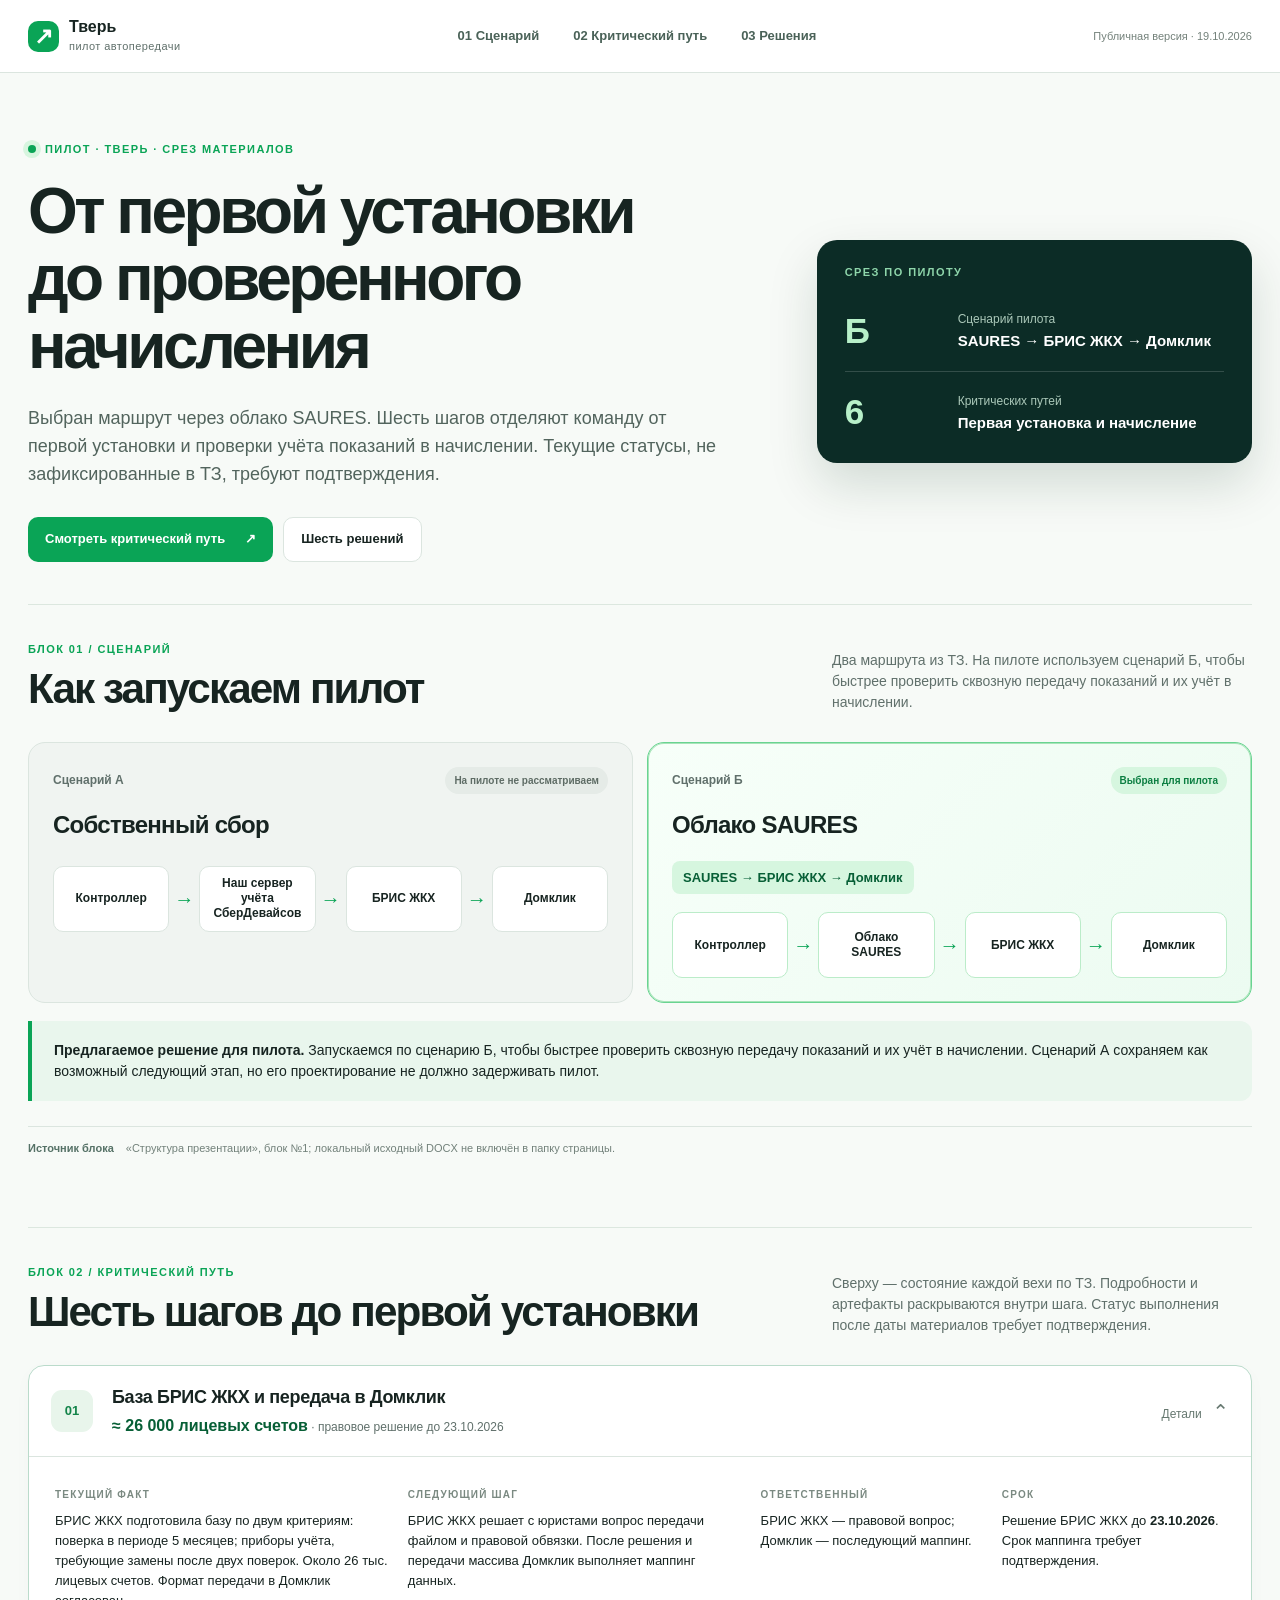
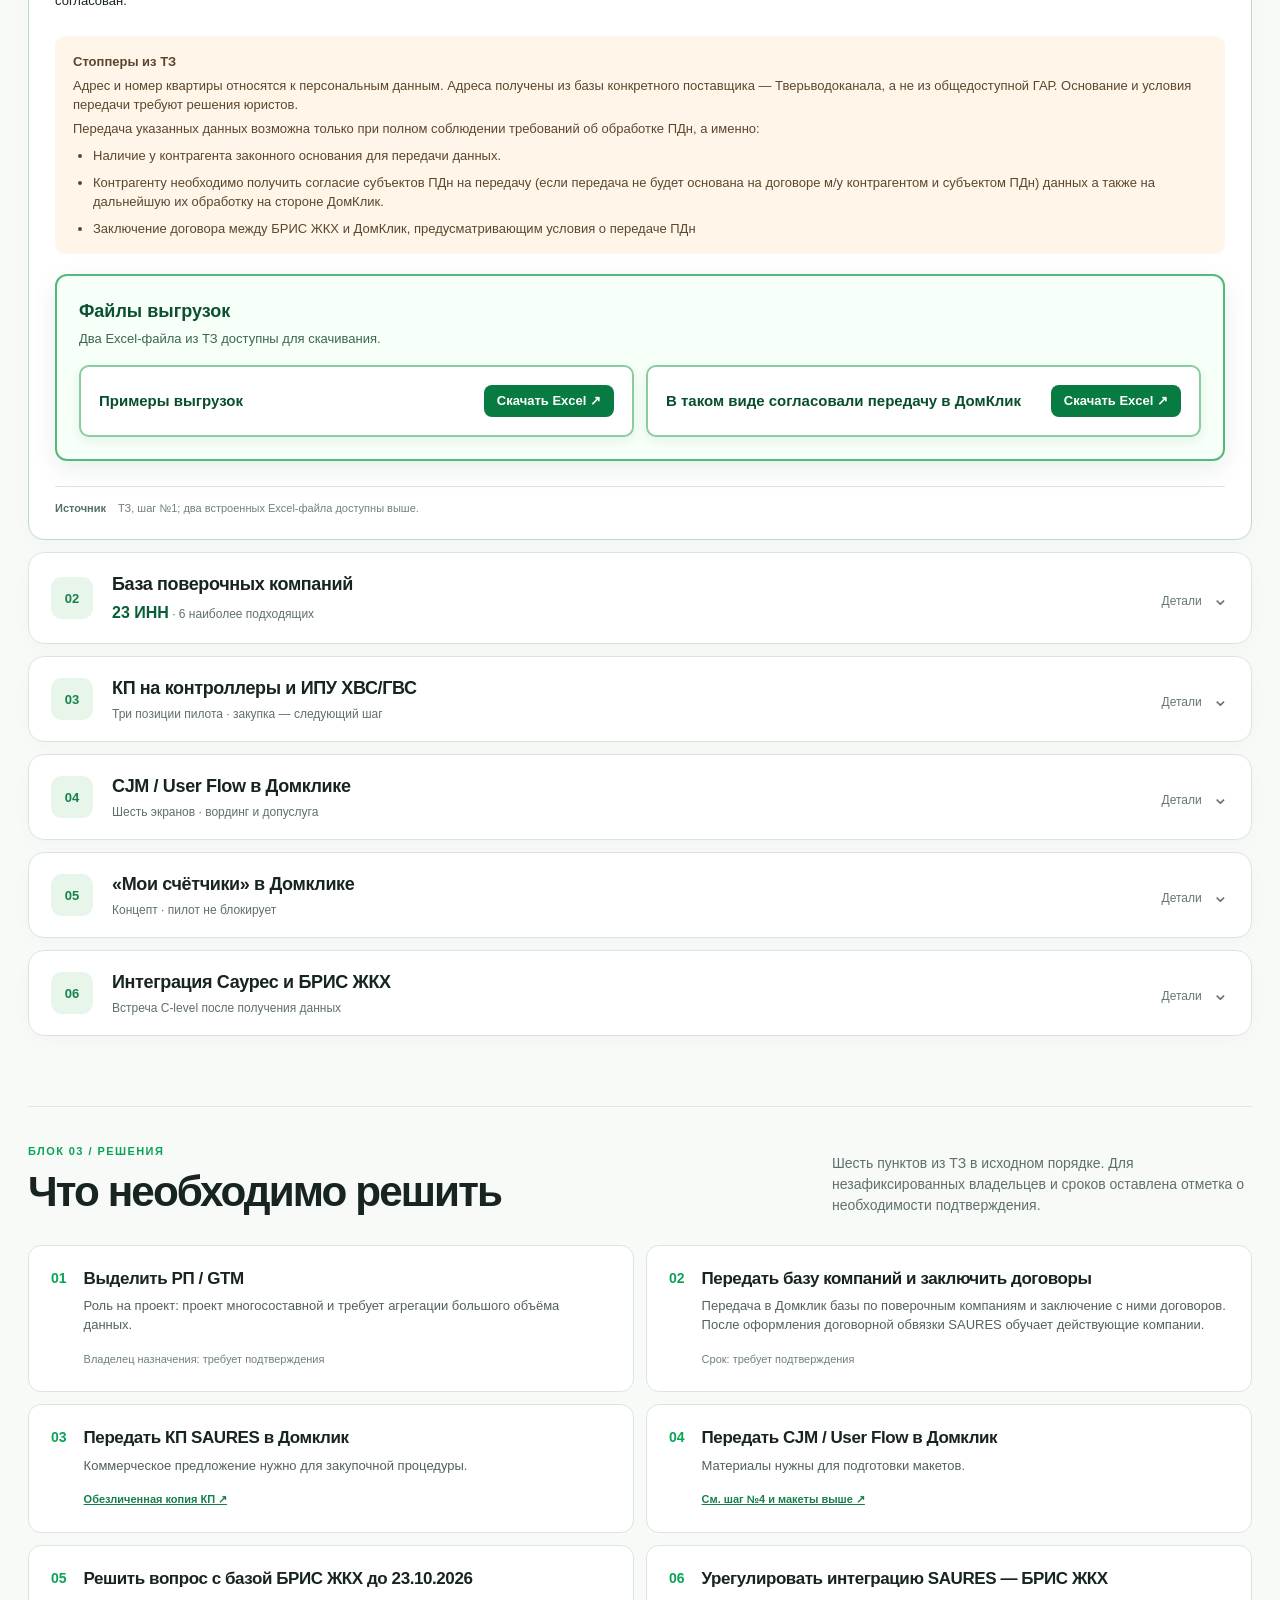
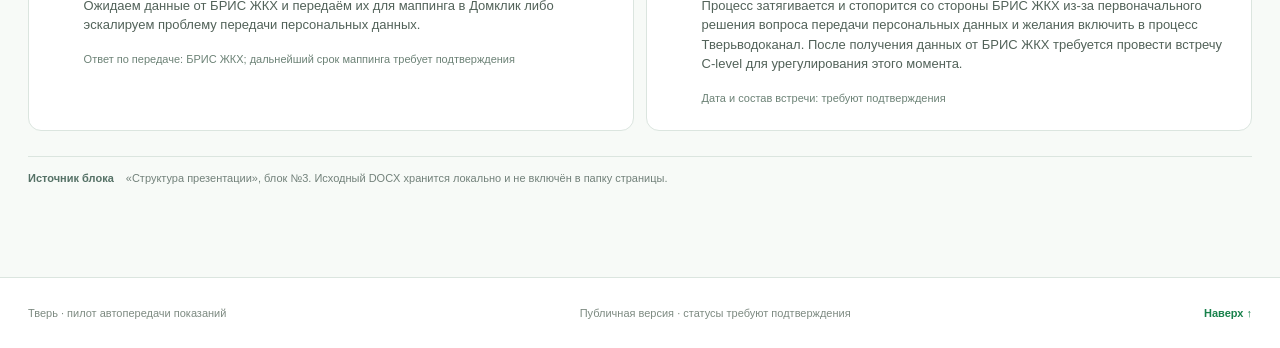
<file: index.html>
<!doctype html>
<html lang="ru">
<head>
<meta charset="utf-8"><meta name="viewport" content="width=device-width, initial-scale=1">
<meta name="description" content="Локальный статус пилота автопередачи показаний в Твери">
<title>Пилот автопередачи показаний — Тверь</title>
<link rel="stylesheet" href="styles.css">
</head>
<body>
<header class="topbar"><div class="wrap topbar-inner"><a class="brand" href="#top"><span class="brand-mark">↗</span><span>Тверь <small>пилот автопередачи</small></span></a><nav aria-label="Разделы"><a href="#scenario">01 Сценарий</a><a href="#path">02 Критический путь</a><a href="#decisions">03 Решения</a></nav><span class="top-tag">Публичная версия · 19.10.2026</span></div></header>
<main id="top">
<div class="wrap">
<section class="hero" aria-label="Обзор">
<div class="hero-copy"><div class="eyebrow"><span class="live-dot"></span> Пилот · Тверь · срез материалов</div><h1>От первой установки<br>до проверенного начисления</h1><p>Выбран маршрут через облако SAURES. Шесть шагов отделяют команду от первой установки и проверки учёта показаний в начислении. Текущие статусы, не зафиксированные в ТЗ, требуют подтверждения.</p><div class="hero-actions"><a class="button primary" href="#path">Смотреть критический путь <span>↗</span></a><a class="button ghost" href="#decisions">Шесть решений</a></div></div>
<div class="hero-panel"><div class="panel-kicker">Срез по пилоту</div><div class="panel-row"><b>Б</b><span>Сценарий пилота<br><strong>SAURES → БРИС ЖКХ → Домклик</strong></span></div><div class="panel-row"><b>6</b><span>Критических путей<br><strong>Первая установка и начисление</strong></span></div></div>
</section>
<section id="scenario" class="block"><div class="section-head"><div><div class="section-num">БЛОК 01 / СЦЕНАРИЙ</div><h2>Как запускаем пилот</h2></div><p>Два маршрута из ТЗ. На пилоте используем сценарий Б, чтобы быстрее проверить сквозную передачу показаний и их учёт в начислении.</p></div>
<div class="scenario-grid"><article class="scenario muted"><div class="card-head"><span>Сценарий А</span><span class="pill">На пилоте не рассматриваем</span></div><h3>Собственный сбор</h3><div class="flow" aria-label="Контроллер — сервер СберДевайсов — БРИС ЖКХ — Домклик"><span>Контроллер</span><i>→</i><span>Наш сервер учёта<br>СберДевайсов</span><i>→</i><span>БРИС ЖКХ</span><i>→</i><span>Домклик</span></div></article><article class="scenario selected"><div class="card-head"><span>Сценарий Б</span><span class="pill green">Выбран для пилота</span></div><h3>Облако SAURES</h3><p class="route-label">SAURES → БРИС ЖКХ → Домклик</p><div class="flow" aria-label="Контроллер — облако SAURES — БРИС ЖКХ — Домклик"><span>Контроллер</span><i>→</i><span>Облако<br>SAURES</span><i>→</i><span>БРИС ЖКХ</span><i>→</i><span>Домклик</span></div></article></div>
<div class="statement"><strong>Предлагаемое решение для пилота.</strong> Запускаемся по сценарию Б, чтобы быстрее проверить сквозную передачу показаний и их учёт в начислении. Сценарий А сохраняем как возможный следующий этап, но его проектирование не должно задерживать пилот.</div>
<div class="source-line"><b>Источник блока</b><span>«Структура презентации», блок №1; локальный исходный DOCX не включён в папку страницы.</span></div></section>
<section id="path" class="block"><div class="section-head"><div><div class="section-num">БЛОК 02 / КРИТИЧЕСКИЙ ПУТЬ</div><h2>Шесть шагов до первой установки</h2></div><p>Сверху — состояние каждой вехи по ТЗ. Подробности и артефакты раскрываются внутри шага. Статус выполнения после даты материалов требует подтверждения.</p></div>
<div class="steps">
<details class="step" open><summary><span class="step-no">01</span><span class="step-title"><b>База БРИС ЖКХ и передача в Домклик</b><small><strong class="key-count">≈ 26 000 лицевых счетов</strong> · правовое решение до 23.10.2026</small></span><span class="step-expand">Детали <em>⌄</em></span></summary><div class="step-body"><div class="status-grid"><div><span>Текущий факт</span><p>БРИС ЖКХ подготовила базу по двум критериям: поверка в периоде 5 месяцев; приборы учёта, требующие замены после двух поверок. Около 26 тыс. лицевых счетов. Формат передачи в Домклик согласован.</p></div><div><span>Следующий шаг</span><p>БРИС ЖКХ решает с юристами вопрос передачи файлом и правовой обвязки. После решения и передачи массива Домклик выполняет маппинг данных.</p></div><div><span>Ответственный</span><p>БРИС ЖКХ — правовой вопрос; Домклик — последующий маппинг.</p></div><div><span>Срок</span><p>Решение БРИС ЖКХ до <strong>23.10.2026</strong>. Срок маппинга требует подтверждения.</p></div></div><div class="callout warning"><b>Стопперы из ТЗ</b><p>Адрес и номер квартиры относятся к персональным данным. Адреса получены из базы конкретного поставщика — Тверьводоканала, а не из общедоступной ГАР. Основание и условия передачи требуют решения юристов.</p><p>Передача указанных данных возможна только при полном соблюдении требований об обработке ПДн, а именно:</p><ul><li>Наличие у контрагента законного основания для передачи данных.</li><li>Контрагенту необходимо получить согласие субъектов ПДн на передачу (если передача не будет основана на договоре м/у контрагентом и субъектом ПДн) данных а также на дальнейшую их обработку на стороне ДомКлик.</li><li>Заключение договора между БРИС ЖКХ и ДомКлик, предусматривающим условия о передаче ПДн</li></ul></div><div class="artifact excel-artifact"><div><b>Файлы выгрузок</b><p>Два Excel-файла из ТЗ доступны для скачивания.</p></div><div class="download-grid"><a class="download-card" href="primery-vygruzok.xlsx" download><strong>Примеры выгрузок</strong><span>Скачать Excel ↗</span></a><a class="download-card" href="soglasovannaya-peredacha-v-domklik.xlsx" download><strong>В таком виде согласовали передачу в ДомКлик</strong><span>Скачать Excel ↗</span></a></div></div><div class="source-line"><b>Источник</b><span>ТЗ, шаг №1; два встроенных Excel-файла доступны выше.</span></div></div></details>
<details class="step"><summary><span class="step-no">02</span><span class="step-title"><b>База поверочных компаний</b><small><strong class="key-count">23 ИНН</strong> · 6 наиболее подходящих</small></span><span class="step-expand">Детали <em>⌄</em></span></summary><div class="step-body"><div class="status-grid"><div><span>Текущий факт</span><p>Подготовлена база аккредитованных компаний по Росаккредитации: <strong>23 ИНН</strong>, из них 6 наиболее подходящих.</p></div><div><span>Следующий шаг</span><p>Домклик прорабатывает компании, договорную обвязку и подключение к витрине «Недвижимость / Сервисы». SAURES обучает СМР/ПНР.</p></div><div><span>Ответственный</span><p>Домклик — проработка и подключение; SAURES — обучение.</p></div><div><span>Срок</span><p>Требует подтверждения.</p></div></div><div class="artifact"><div><b>Первая волна по дополнительному реестру</b><p>Порядок учитывает местное присутствие и не является рейтингом качества. Цены и договорные цепочки требуют проверки.</p></div><div class="contractors"><span>Альтернатива</span><span>РОТЭС</span><span>Метробаланс</span><span>Доступный Сервис</span><span>Единый центр приборов учёта</span><span>Измерительные системы</span></div></div><a class="download-card contractor-download" href="podryadchiki-poverki-tver-i-cjm.xlsx" download><strong>Полный список аккредитованных компаний по Росаккредитации: 23 ИНН</strong><span>Скачать Excel ↗</span></a><div class="source-line"><b>Источники</b><span>ТЗ, шаг №2; «Подрядчики поверки Тверь и CJM», пять листов, срез 14.10.2026.</span></div></div></details>
<details class="step"><summary><span class="step-no">03</span><span class="step-title"><b>КП на контроллеры и ИПУ ХВС/ГВС</b><small>Три позиции пилота · закупка — следующий шаг</small></span><span class="step-expand">Детали <em>⌄</em></span></summary><div class="step-body"><div class="status-grid"><div><span>Текущий факт</span><p>В ТЗ приложены изображения «Водомерки», ITELMA и «Золотника», таблицы цен и КП SAURES.</p></div><div><span>Следующий шаг</span><p>Закупочная процедура и закупка на стороне поверочных компаний, интегрированных в ДомКлик</p></div><div><span>Ответственный</span><p>СберДевайсы или ДомКлик – требует утверждения</p></div><div><span>Срок</span><p>Требует подтверждения.</p></div></div><a class="kp-banner" href="kp-saures.html"><span><small>АРТЕФАКТ · ПОДГОТОВЛЕННАЯ КОПИЯ</small><strong>Коммерческое предложение SAURES</strong><em>Все 12 позиций, цены и условия. Имя адресата и контактная шапка удалены.</em></span><b class="kp-open">Открыть КП ↗</b></a><div class="product-grid"><article class="product"><img src="assets/vodomerka.png" alt="Контроллер Водомерка; идентификаторы на фото закрыты"><h4>Контроллер ВОДОМЕРКА</h4><p>Контроллер ВОДОМЕРКА (Wi-Fi, 2 канала для подключения двух счетчиков воды 10 литров/импульс, 3 щелочные батареи АА, PCB антенна на плате).</p><div class="price-head"><span>Рекомендованная розница</span><b>3 000 ₽</b></div><div class="price-head"><span>Со склада под брендом SAURES*</span><b>2 000 ₽</b></div><div class="price-head"><span>От 1 000 шт., заказ 2–4 месяца, возможно брендирование</span><b>1 500 ₽</b></div></article><article class="product"><div class="product-pair"><img src="assets/itelma-hvs.png" alt="Счётчик ITELMA для ХВС; номер и показания закрыты"><img src="assets/itelma-gvs.png" alt="Счётчик ITELMA для ГВС; номер и показания закрыты"></div><h4>Счётчик воды ITELMA ½″</h4><p>Счетчик воды ITELMA ½” длина 80мм или 110мм импульсный выход надежный НАМУР (лучший вариант в России).</p><div class="price-head"><span>Рекомендованная розница</span><b>1 900 ₽</b></div><div class="price-head"><span>Со склада под брендом SAURES*</span><b>1 300 ₽</b></div><div class="price-head"><span>От 1 000 шт., заказ 2–4 месяца, возможно брендирование</span><b>1 300 ₽</b></div></article><article class="product"><img src="assets/zolotnik.png" alt="Счётчик Золотник; номер и показания закрыты"><h4>Счётчик воды ЗОЛОТНИК ½″</h4><p>Счетчик воды ЗОЛОТНИК ½” длина 80мм или 110мм импульсный выход стандартный ГЕРКОН (эконом вариант, производство Китай, завод ITELMA).</p><div class="price-head"><span>Рекомендованная розница</span><b>1 100 ₽</b></div><div class="price-head"><span>Со склада под брендом SAURES*</span><b>800 ₽</b></div><div class="price-head"><span>От 1 000 шт., заказ 2–4 месяца, возможно брендирование</span><b>800 ₽</b></div></article></div><p class="fineprint">* В КП указано, что цены включают использование облака SAURES. При другом облаке цена ниже на 10%. Цены действительны до 31.12.2026, гарантия 2 года. Изображения — из вложений ТЗ; номера, QR-коды и показания закрыты.</p><div class="source-line"><b>Источник</b><span>ТЗ, шаг №3; четыре вложенных изображения устройств и вложенное КП SAURES. В страницу включены только обезличенные производные файлы.</span></div></div></details>
<details class="step"><summary><span class="step-no">04</span><span class="step-title"><b>CJM / User Flow в Домклике</b><small>Шесть экранов · вординг и допуслуга</small></span><span class="step-expand">Детали <em>⌄</em></span></summary><div class="step-body"><div class="status-grid"><div><span>Текущий факт</span><p>В ТЗ вложены экраны действующего процесса заказа сервиса «Поверка счётчиков» в Домклике. Почти на всех требуется изменение вординга.</p></div><div><span>Следующий шаг</span><p>Отрисовать макеты и вординг в процессе заказа сервисов «Поверка счётчиков», отдельно показать допуслугу «Установка автоматической передачи показаний».</p></div><div><span>Ответственный</span><p>Домклик — подготовка макетов. Детальный владелец и согласующий требуют подтверждения.</p></div><div><span>Срок</span><p>Требует подтверждения.</p></div></div><div class="flow-note"><b>Как читать макеты</b><span>Скриншоты из ТЗ обезличены. Зелёная рамка показывает место изменения; предложенный текст приведён под экраном и не является частью исходного интерфейса.</span></div><div class="screen-grid">
<figure class="screen"><div class="screen-shot"><img src="assets/cjm-1.png" alt="Экран 1: выбор услуги в Домклике, адрес скрыт"><span class="mark" style="top:38%;left:5%;width:90%;height:42%">01 · допуслуга</span></div><figcaption><b>01 · Выбор услуги</b><p><strong>Сейчас:</strong> «Сервис „Мастер на час“», «Поверка счётчика воды».</p><p><strong>Предложение:</strong> добавить отдельный выбор «Установка автоматической передачи показаний» рядом с услугами по счётчикам; уточнить заголовок раздела как «Счётчики воды: поверка и подключение».</p><small>Экран менять: да. Отдельная добровольная допуслуга, без включения по умолчанию.</small></figcaption></figure>
<figure class="screen"><div class="screen-shot"><img src="assets/cjm-2.png" alt="Экран 2: подрядчик и выбор времени"><span class="mark" style="top:10%;left:4%;width:92%;height:30%">02 · состав заказа</span></div><figcaption><b>02 · Исполнитель и время</b><p><strong>Сейчас:</strong> карточка «Доступный Сервис» и выбор времени мастера.</p><p><strong>Предложение:</strong> над выбором времени показывать «В заказе: поверка счётчика воды» и, при выборе, «Установка автоматической передачи показаний»; доступность исполнителя для монтажа требует подтверждения.</p><small>Экран менять: да. Состав заказа должен следовать за выбором на первом экране.</small></figcaption></figure>
<figure class="screen"><div class="screen-shot"><img src="assets/cjm-3.png" alt="Экран 3: заказчик, адрес и стоимость, данные скрыты"><span class="mark" style="top:59%;left:4%;width:92%;height:30%">03 · стоимость</span></div><figcaption><b>03 · Данные заказчика</b><p><strong>Сейчас:</strong> «Стоимость от 850 ₽», «Поверка счётчика воды».</p><p><strong>Предложение:</strong> раздельно показать «Поверка счётчика воды — от 850 ₽» и «Установка автоматической передачи показаний — стоимость требует подтверждения»; при отсутствии выбора допуслуги её строку не показывать.</p><small>Экран менять: да. Полная цена и условия подлежат согласованию.</small></figcaption></figure>
<figure class="screen"><div class="screen-shot"><img src="assets/cjm-4.png" alt="Экран 4: подтверждение заявки"><span class="mark" style="top:22%;left:4%;width:92%;height:38%">04 · итог заявки</span></div><figcaption><b>04 · Подтверждение</b><p><strong>Сейчас:</strong> «Стоимость от 850 ₽», «Оформить заявку», текст об уточнении деталей менеджером.</p><p><strong>Предложение:</strong> «Ваша заявка: поверка счётчика воды» и, если выбрано, «Установка автоматической передачи показаний»; отдельные цены до кнопки. Формулировку о финальной стоимости согласовать после получения тарифа.</p><small>Экран менять: да. Новый состав услуг должен быть виден до отправки.</small></figcaption></figure>
<figure class="screen"><div class="screen-shot"><img src="assets/cjm-5.png" alt="Экран 5: список заказов, номер заказа скрыт"><span class="mark" style="top:47%;left:6%;width:88%;height:17%">05 · название</span></div><figcaption><b>05 · Список заказов</b><p><strong>Сейчас:</strong> заказ называется «Мастер на час».</p><p><strong>Предложение:</strong> при выбранной допуслуге показывать «Поверка и автоматическая передача показаний»; без неё — «Поверка счётчика воды».</p><small>Экран менять: да, в названии услуги и составе заказа.</small></figcaption></figure>
<figure class="screen"><div class="screen-shot"><img src="assets/cjm-6.png" alt="Экран 6: детали заказа, номер и телефон скрыты"><span class="mark" style="top:45%;left:4%;width:92%;height:37%">06 · детали</span></div><figcaption><b>06 · Детали заказа</b><p><strong>Сейчас:</strong> «Мастер на час», статус «В работе», стоимость «От 850 ₽».</p><p><strong>Предложение:</strong> показать выбранные услуги отдельными строками: «Поверка счётчика воды» и «Установка автоматической передачи показаний»; стоимость и статус каждой работы — после согласования модели заказа.</p><small>Экран менять: да. Имена, номера заказов, адреса и контакты на копии закрыты.</small></figcaption></figure></div><div class="callout neutral"><b>СБОЛ User Flow</b><p>Процесс заказа поверки счётчиков в СБОЛе менять не требуется — как указано в ТЗ.</p></div><div class="source-line miro-link"><a href="https://miro.com/app/board/uXjVHyoh10k=/?moveToWidget=3458764687433984986&amp;cot=14" target="_blank" rel="noopener noreferrer"><strong>E2E CJM / User Flow в MiRO</strong></a></div></div></details>
<details class="step"><summary><span class="step-no">05</span><span class="step-title"><b>«Мои счётчики» в Домклике</b><small>Концепт · пилот не блокирует</small></span><span class="step-expand">Детали <em>⌄</em></span></summary><div class="step-body"><div class="status-grid"><div><span>Текущий факт</span><p>Реализация сервиса/витрины учета ресурсов „Мои счетчики“ в разделе „Моя недвижимость“ — по информации от ДомКлик на текущий момент не возможна.</p></div><div><span>Следующий шаг</span><p>Проработать витрину отдельно от запуска пилота. Для просмотра показаний житель может использовать БРИС ЖКХ.</p></div><div><span>Ответственный</span><p>Требует подтверждения.</p></div><div><span>Срок</span><p>Требует подтверждения. Витрина не является блокером пилота.</p></div></div><div class="meter-concept"><div class="concept-label">Концептуальный макет · Домклик</div><div class="concept-shell"><div class="concept-header"><span class="house">⌂</span><span>Моя недвижимость</span><small>Мои счётчики</small></div><div class="concept-body"><h4>Мои счётчики</h4><p>Показания и состояние приборов для вашей недвижимости</p><div class="concept-row"><span class="drop">◉</span><span><b>Холодная вода</b><small>Показания — · Статус подключения требует подтверждения</small></span><i>→</i></div><div class="concept-row"><span class="drop warm">◉</span><span><b>Горячая вода</b><small>Показания — · Статус подключения требует подтверждения</small></span><i>→</i></div><div class="concept-cta">Пока витрина готовится, смотрите показания в БРИС ЖКХ <span>↗</span></div></div></div><div class="concept-aside"><strong>Статус по ТЗ</strong><p>Быстро не реализуется. Первая установка и проверенное начисление не зависят от готовности витрины.</p></div></div><div class="source-line"><b>Источник</b><span>ТЗ, шаг №5, исходный скриншот «Мои счётчики». На странице — новый концептуальный макет без данных жителя.</span></div></div></details>
<details class="step"><summary><span class="step-no">06</span><span class="step-title"><b>Интеграция Саурес и БРИС ЖКХ</b><small>Встреча C-level после получения данных</small></span><span class="step-expand">Детали <em>⌄</em></span></summary><div class="step-body"><div class="status-grid integration-status"><div><span>Текущий статус и следующий шаг</span><p>Процесс затягивается и стопорится со стороны БРИС ЖКХ из-за первоначального решения вопроса передачи персональных данных и желания включить в процесс Тверьводоканал. После получения данных от БРИС ЖКХ требуется провести встречу C-level для урегулирования этого момента.</p></div><div><span>Встреча</span><p>Дата и состав встречи: требуют подтверждения</p></div></div><div class="source-line"><b>Источник</b><span>Правки к структуре презентации, задача №3.</span></div></div></details>
</div></section>
<section id="decisions" class="block last"><div class="section-head"><div><div class="section-num">БЛОК 03 / РЕШЕНИЯ</div><h2>Что необходимо решить</h2></div><p>Шесть пунктов из ТЗ в исходном порядке. Для незафиксированных владельцев и сроков оставлена отметка о необходимости подтверждения.</p></div><ol class="decisions"><li><span>01</span><div><h3>Выделить РП / GTM</h3><p>Роль на проект: проект многосоставной и требует агрегации большого объёма данных.</p><small>Владелец назначения: требует подтверждения</small></div></li><li><span>02</span><div><h3>Передать базу компаний и заключить договоры</h3><p>Передача в Домклик базы по поверочным компаниям и заключение с ними договоров. После оформления договорной обвязки SAURES обучает действующие компании.</p><small>Срок: требует подтверждения</small></div></li><li><span>03</span><div><h3>Передать КП SAURES в Домклик</h3><p>Коммерческое предложение нужно для закупочной процедуры.</p><small><a href="kp-saures.html">Обезличенная копия КП ↗</a></small></div></li><li><span>04</span><div><h3>Передать CJM / User Flow в Домклик</h3><p>Материалы нужны для подготовки макетов.</p><small><a href="#path">См. шаг №4 и макеты выше ↗</a></small></div></li><li><span>05</span><div><h3>Решить вопрос с базой БРИС ЖКХ до 23.10.2026</h3><p>Ожидаем данные от БРИС ЖКХ и передаём их для маппинга в Домклик либо эскалируем проблему передачи персональных данных.</p><small>Ответ по передаче: БРИС ЖКХ; дальнейший срок маппинга требует подтверждения</small></div></li><li><span>06</span><div><h3>Урегулировать интеграцию SAURES — БРИС ЖКХ</h3><p>Процесс затягивается и стопорится со стороны БРИС ЖКХ из-за первоначального решения вопроса передачи персональных данных и желания включить в процесс Тверьводоканал. После получения данных от БРИС ЖКХ требуется провести встречу C-level для урегулирования этого момента.</p><small>Дата и состав встречи: требуют подтверждения</small></div></li></ol><div class="source-line"><b>Источник блока</b><span>«Структура презентации», блок №3. Исходный DOCX хранится локально и не включён в папку страницы.</span></div></section>
</div></main><footer><div class="wrap footer-inner"><span>Тверь · пилот автопередачи показаний</span><span>Публичная версия · статусы требуют подтверждения</span><a href="#top">Наверх ↑</a></div></footer>
</body></html>
</file>
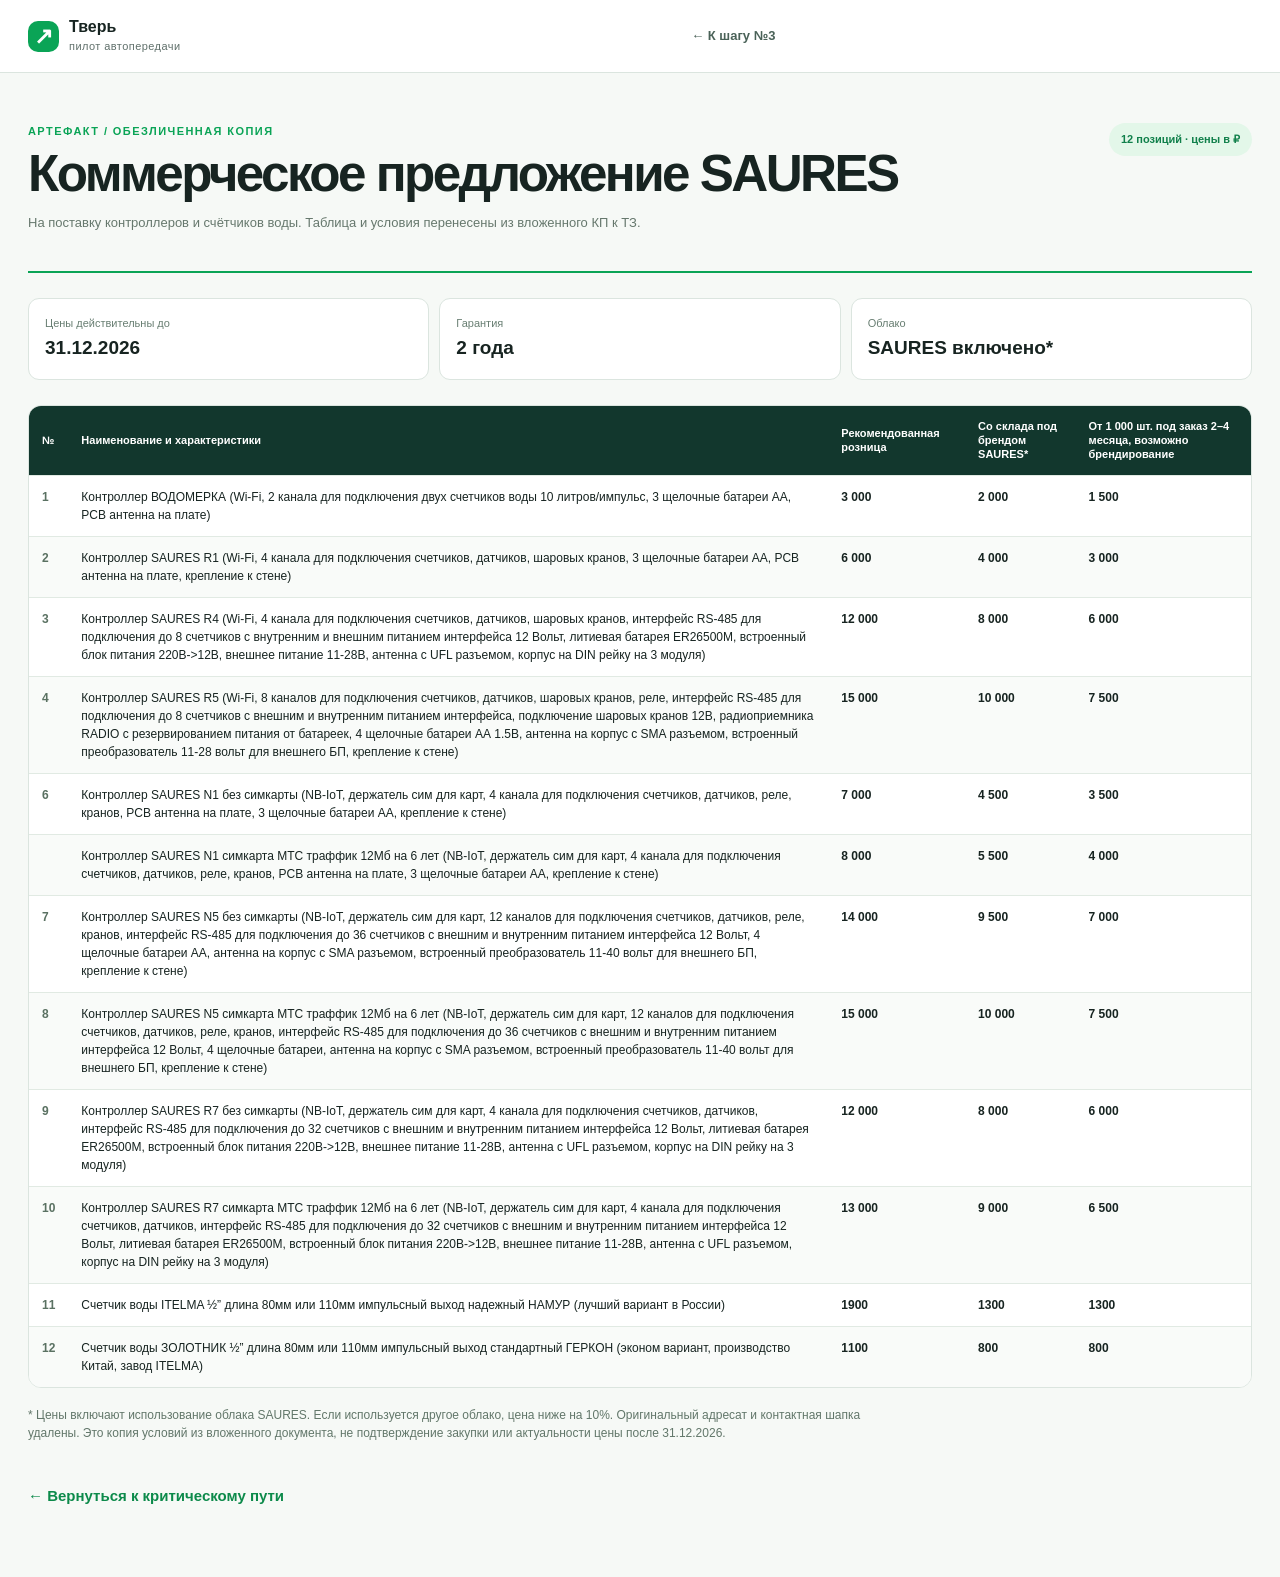
<file: kp-saures.html>
<!doctype html><html lang="ru"><head><meta charset="utf-8"><meta name="viewport" content="width=device-width, initial-scale=1"><title>КП SAURES — обезличенная копия</title><link rel="stylesheet" href="styles.css"><style>body{background:#f6f9f6}.kp-page{padding:50px 0 70px}.kp-head{display:flex;align-items:flex-start;justify-content:space-between;gap:30px;border-bottom:2px solid #0aa456;padding-bottom:25px}.kp-head h1{font-size:clamp(32px,4vw,54px);letter-spacing:-.05em;line-height:1.05;margin:7px 0 0}.kp-head p{font-size:13px;color:#66786d}.kp-badge{background:#e3f7e9;color:#11804b;border-radius:99px;padding:8px 12px;font-size:11px;font-weight:800;white-space:nowrap}.terms{display:grid;grid-template-columns:repeat(3,1fr);gap:10px;margin:25px 0}.terms>div{background:#fff;border:1px solid #dbe5df;border-radius:11px;padding:16px}.terms span{display:block;font-size:11px;color:#687e72}.terms b{display:block;font-size:19px;margin-top:3px}.kp-table-wrap{overflow-x:auto;background:white;border:1px solid #dbe5df;border-radius:13px}.kp-table{width:100%;border-collapse:collapse;min-width:950px}.kp-table th{background:#12372d;color:white;text-align:left;font-size:11px;line-height:1.3;padding:13px}.kp-table td{vertical-align:top;border-top:1px solid #e1eae3;padding:12px 13px;font-size:12px;line-height:1.5}.kp-table td:nth-child(1){width:38px;color:#5a7162;font-weight:700}.kp-table td:nth-child(n+3){white-space:nowrap;font-weight:700}.kp-table tr:nth-child(even){background:#f9fbf9}.kp-note{color:#62776a;font-size:12px;max-width:850px;margin:18px 0}.kp-return{display:inline-block;margin:25px 0 0;color:#0c8a4a;font-weight:700;text-decoration:none}@media(max-width:700px){.kp-page{padding-top:30px}.kp-head{display:block}.kp-badge{display:inline-block;margin-top:14px}.terms{grid-template-columns:1fr}.terms>div{padding:12px}.terms b{font-size:16px}}</style></head><body><header class="topbar"><div class="wrap topbar-inner"><a class="brand" href="index.html"><span class="brand-mark">↗</span><span>Тверь <small>пилот автопередачи</small></span></a><nav aria-label="Навигация"><a href="index.html#path">← К шагу №3</a></nav></div></header><main class="wrap kp-page"><div class="kp-head"><div><div class="section-num">АРТЕФАКТ / ОБЕЗЛИЧЕННАЯ КОПИЯ</div><h1>Коммерческое предложение SAURES</h1><p>На поставку контроллеров и счётчиков воды. Таблица и условия перенесены из вложенного КП к ТЗ.</p></div><span class="kp-badge">12 позиций · цены в ₽</span></div><div class="terms"><div><span>Цены действительны до</span><b>31.12.2026</b></div><div><span>Гарантия</span><b>2 года</b></div><div><span>Облако</span><b>SAURES включено*</b></div></div><div class="kp-table-wrap"><table class="kp-table"><thead><tr><th>№</th><th>Наименование и характеристики</th><th>Рекомендованная розница</th><th>Со склада под брендом SAURES*</th><th>От 1 000 шт. под заказ 2–4 месяца, возможно брендирование</th></tr></thead><tbody><tr><td>1</td><td>Контроллер ВОДОМЕРКА (Wi-Fi, 2 канала для подключения двух счетчиков воды 10 литров/импульс, 3 щелочные батареи АА, PCB антенна на плате)</td><td>3 000</td><td>2 000</td><td>1 500</td></tr>
<tr><td>2</td><td>Контроллер SAURES R1 (Wi-Fi, 4 канала для подключения счетчиков, датчиков, шаровых кранов, 3 щелочные батареи АА, PCB антенна на плате, крепление к стене)</td><td>6 000</td><td>4 000</td><td>3 000</td></tr>
<tr><td>3</td><td>Контроллер SAURES R4 (Wi-Fi, 4 канала для подключения счетчиков, датчиков, шаровых кранов, интерфейс RS-485 для подключения до 8 счетчиков с внутренним и внешним питанием интерфейса 12 Вольт, литиевая батарея ER26500M, встроенный блок питания 220В-&gt;12В, внешнее питание 11-28В, антенна с UFL разъемом, корпус на DIN рейку на 3 модуля)</td><td>12 000</td><td>8 000</td><td>6 000</td></tr>
<tr><td>4</td><td>Контроллер SAURES R5 (Wi-Fi, 8 каналов для подключения счетчиков, датчиков, шаровых кранов, реле, интерфейс RS-485 для подключения до 8 счетчиков с внешним и внутренним питанием интерфейса, подключение шаровых кранов 12В, радиоприемника RADIO с резервированием питания от батареек, 4 щелочные батареи АА 1.5В, антенна на корпус с SMA разъемом, встроенный преобразователь 11-28 вольт для внешнего БП, крепление к стене)</td><td>15 000</td><td>10 000</td><td>7 500</td></tr>
<tr><td>6</td><td>Контроллер SAURES N1 без симкарты (NB-IoT, держатель сим для карт, 4 канала для подключения счетчиков, датчиков, реле, кранов, PCB антенна на плате, 3 щелочные батареи АА, крепление к стене)</td><td>7 000</td><td>4 500</td><td>3 500</td></tr>
<tr><td></td><td>Контроллер SAURES N1 симкарта МТС траффик 12Мб на 6 лет (NB-IoT, держатель сим для карт, 4 канала для подключения счетчиков, датчиков, реле, кранов, PCB антенна на плате, 3 щелочные батареи АА, крепление к стене)</td><td>8 000</td><td>5 500</td><td>4 000</td></tr>
<tr><td>7</td><td>Контроллер SAURES N5 без симкарты (NB-IoT, держатель сим для карт, 12 каналов для подключения счетчиков, датчиков, реле, кранов, интерфейс RS-485 для подключения до 36 счетчиков с внешним и внутренним питанием интерфейса 12 Вольт, 4 щелочные батареи АА, антенна на корпус с SMA разъемом, встроенный преобразователь 11-40 вольт для внешнего БП, крепление к стене)</td><td>14 000</td><td>9 500</td><td>7 000</td></tr>
<tr><td>8</td><td>Контроллер SAURES N5 симкарта МТС траффик 12Мб на 6 лет (NB-IoT, держатель сим для карт, 12 каналов для подключения счетчиков, датчиков, реле, кранов, интерфейс RS-485 для подключения до 36 счетчиков с внешним и внутренним питанием интерфейса 12 Вольт, 4 щелочные батареи, антенна на корпус с SMA разъемом, встроенный преобразователь 11-40 вольт для внешнего БП, крепление к стене)</td><td>15 000</td><td>10 000</td><td>7 500</td></tr>
<tr><td>9</td><td>Контроллер SAURES R7 без симкарты (NB-IoT, держатель сим для карт, 4 канала для подключения счетчиков, датчиков, интерфейс RS-485 для подключения до 32 счетчиков с внешним и внутренним питанием интерфейса 12 Вольт, литиевая батарея ER26500M, встроенный блок питания 220В-&gt;12В, внешнее питание 11-28В, антенна с UFL разъемом, корпус на DIN рейку на 3 модуля)</td><td>12 000</td><td>8 000</td><td>6 000</td></tr>
<tr><td>10</td><td>Контроллер SAURES R7 симкарта МТС траффик 12Мб на 6 лет (NB-IoT, держатель сим для карт, 4 канала для подключения счетчиков, датчиков, интерфейс RS-485 для подключения до 32 счетчиков с внешним и внутренним питанием интерфейса 12 Вольт, литиевая батарея ER26500M, встроенный блок питания 220В-&gt;12В, внешнее питание 11-28В, антенна с UFL разъемом, корпус на DIN рейку на 3 модуля)</td><td>13 000</td><td>9 000</td><td>6 500</td></tr>
<tr><td>11</td><td>Счетчик воды ITELMA ½” длина 80мм или 110мм импульсный выход надежный НАМУР (лучший вариант в России)</td><td>1900</td><td>1300</td><td>1300</td></tr>
<tr><td>12</td><td>Счетчик воды ЗОЛОТНИК ½” длина 80мм или 110мм импульсный выход стандартный ГЕРКОН (эконом вариант, производство Китай, завод ITELMA)</td><td>1100</td><td>800</td><td>800</td></tr></tbody></table></div><p class="kp-note">* Цены включают использование облака SAURES. Если используется другое облако, цена ниже на 10%. Оригинальный адресат и контактная шапка удалены. Это копия условий из вложенного документа, не подтверждение закупки или актуальности цены после 31.12.2026.</p><a class="kp-return" href="index.html#path">← Вернуться к критическому пути</a></main></body></html>
</file>
<file: styles.css>
:root{--ink:#172421;--muted:#60706b;--line:#dbe5df;--paper:#f7faf7;--green:#0aa456;--deep:#0c2c26;--mint:#e5f7eb;--white:#fff}*{box-sizing:border-box}html{scroll-behavior:smooth}body{margin:0;background:var(--paper);color:var(--ink);font-family:Inter,-apple-system,BlinkMacSystemFont,"Segoe UI",Arial,sans-serif;font-size:15px;line-height:1.5}a{color:inherit}.wrap{width:min(1280px,calc(100% - 56px));margin:auto}.topbar{position:sticky;top:0;z-index:20;background:rgba(255,255,255,.94);backdrop-filter:blur(18px);border-bottom:1px solid var(--line)}.topbar-inner{min-height:72px;display:flex;align-items:center;gap:34px}.brand{display:flex;align-items:center;gap:10px;font-weight:800;text-decoration:none;font-size:16px;line-height:1.05;white-space:nowrap}.brand small{display:block;color:var(--muted);font-weight:500;font-size:11px;margin-top:5px;letter-spacing:.04em}.brand-mark{width:31px;height:31px;border-radius:10px;background:var(--green);color:white;display:grid;place-items:center;font-size:23px;line-height:1}.topbar nav{display:flex;gap:8px;margin:auto}.topbar nav a{text-decoration:none;font-size:13px;font-weight:650;padding:9px 13px;border-radius:9px;color:#4a6258}.topbar nav a:hover,.topbar nav a:focus-visible{background:var(--mint);color:var(--deep)}.top-tag{font-size:11px;color:#73817a;white-space:nowrap}.hero{padding:60px 0 34px;display:grid;grid-template-columns:1.45fr .85fr;gap:46px;align-items:stretch}.hero-copy{padding:8px 0}.eyebrow,.section-num,.panel-kicker{font-size:11px;letter-spacing:.13em;font-weight:800;text-transform:uppercase}.eyebrow{color:var(--green);display:flex;align-items:center;gap:9px}.live-dot{width:8px;height:8px;border-radius:50%;background:var(--green);box-shadow:0 0 0 5px #d7f5df}.hero h1{font-size:clamp(42px,5vw,68px);letter-spacing:-.055em;line-height:1.06;margin:20px 0 24px;font-weight:760;max-width:830px}.hero-copy>p{font-size:18px;line-height:1.55;color:#52645d;max-width:700px;margin:0}.hero-actions{display:flex;gap:10px;flex-wrap:wrap;margin-top:28px}.button{min-height:45px;padding:11px 17px;text-decoration:none;border-radius:10px;font-size:13px;font-weight:750;display:inline-flex;align-items:center;gap:20px}.button.primary{background:var(--green);color:white}.button.primary:hover{background:#078b48}.button.ghost{background:white;border:1px solid var(--line)}.hero-panel{background:var(--deep);color:white;border-radius:20px;padding:28px 30px;box-shadow:0 22px 50px rgba(8,44,30,.15)}.panel-kicker{color:#8fd6ab;margin-bottom:10px}.panel-row{display:flex;gap:19px;align-items:center;padding:16px 0;border-bottom:1px solid rgba(255,255,255,.16)}.panel-row>b{font-size:35px;letter-spacing:-.06em;width:94px;color:#b8f0c9}.panel-row span{font-size:12px;color:#abc8b9}.panel-row strong{font-size:15px;display:block;color:#fff;margin-top:3px;line-height:1.35}.panel-foot{font-size:12px;color:#b7cdc3;margin-top:21px}.panel-foot strong{color:white}.overview{display:grid;grid-template-columns:repeat(3,1fr);gap:12px;margin:12px 0 60px}.overview>div{background:white;border:1px solid var(--line);border-radius:15px;padding:20px 22px;min-height:111px}.overview span,.overview small{display:block;color:var(--muted);font-size:12px}.overview b{display:block;font-size:24px;letter-spacing:-.04em;margin:4px 0}.block{padding:36px 0 70px;border-top:1px solid #dce7df;scroll-margin-top:90px}.section-head{display:flex;justify-content:space-between;gap:50px;align-items:end;margin-bottom:29px}.section-num{color:var(--green)}h2{font-size:clamp(30px,3.3vw,44px);letter-spacing:-.045em;line-height:1.13;margin:8px 0 0}.section-head>p{color:var(--muted);max-width:420px;margin:0;font-size:14px}.scenario-grid{display:grid;grid-template-columns:repeat(2,minmax(0,1fr));gap:14px}.scenario{background:white;border:1px solid var(--line);border-radius:17px;padding:24px;min-width:0}.scenario.selected{border-color:#69d491;background:linear-gradient(135deg,#f7fff9 0%,#ecfbf1 100%);box-shadow:inset 0 0 0 1px #a8e4b9}.scenario.muted{background:#f0f4f1}.card-head{display:flex;align-items:center;justify-content:space-between;gap:8px;font-size:12px;color:var(--muted);font-weight:700}.pill{font-size:10px;border-radius:100px;background:#e5ebe7;color:#5e6c65;padding:6px 9px;white-space:nowrap}.pill.green{background:#d6f6df;color:#0b7e41}.scenario h3{margin:13px 0 23px;font-size:24px;letter-spacing:-.03em}.flow{display:flex;align-items:stretch;gap:5px}.flow span{flex:1 1 0;min-width:0;display:grid;place-items:center;text-align:center;background:white;border:1px solid var(--line);border-radius:10px;min-height:66px;padding:7px 5px;font-size:12px;font-weight:700;line-height:1.25}.selected .flow span{border-color:#bbecc9}.flow i{font-style:normal;color:var(--green);display:grid;place-items:center;font-weight:800;font-size:20px}.statement{background:#e9f6ed;border-left:4px solid var(--green);border-radius:0 12px 12px 0;margin-top:18px;padding:19px 22px;font-size:14px}.source-line{display:flex;align-items:baseline;gap:12px;border-top:1px solid var(--line);color:#72817a;font-size:11px;margin-top:25px;padding-top:13px}.source-line b{color:#557166;white-space:nowrap}.source-line a{color:#188452;font-weight:700}.steps{display:grid;gap:12px}.step{background:white;border:1px solid var(--line);border-radius:16px;overflow:hidden;box-shadow:0 5px 18px rgba(15,44,29,.025)}.step[open]{border-color:#badbcb}.step summary{list-style:none;display:flex;align-items:center;gap:19px;padding:18px 22px;cursor:pointer}.step summary::-webkit-details-marker{display:none}.step-no{height:42px;width:42px;border-radius:11px;background:#e8f5eb;color:#14844a;display:grid;place-items:center;font-size:13px;font-weight:800;flex:none}.step-title{display:block;flex:1;min-width:0}.step-title b{display:block;font-size:18px;letter-spacing:-.02em}.step-title small{color:var(--muted);display:block;margin-top:3px;font-size:12px}.step-expand{font-size:12px;color:#667870;white-space:nowrap}.step-expand em{font-size:20px;font-style:normal;margin-left:7px;display:inline-block;transition:transform .2s}.step[open] .step-expand em{transform:rotate(180deg)}.step-body{border-top:1px solid var(--line);padding:25px 26px 23px}.status-grid{display:grid;grid-template-columns:1.2fr 1.2fr .8fr .8fr;gap:18px;padding:0 0 25px}.status-grid>div{min-width:0}.status-grid span{font-size:10px;text-transform:uppercase;letter-spacing:.12em;color:#7a8981;font-weight:800}.status-grid p{margin:6px 0 0;font-size:13px;line-height:1.55}.callout{border-radius:10px;padding:16px 18px;font-size:13px}.callout p{margin:4px 0 0}.callout.warning{background:#fff5e8;color:#5b4730}.callout.neutral{background:#edf5f1;margin-top:22px}.artifact{border:1px solid var(--line);border-radius:12px;padding:20px;margin-top:20px}.artifact b{font-size:15px}.artifact p{font-size:12px;color:var(--muted);margin:4px 0 14px}.schema-grid{display:grid;grid-template-columns:1fr 1fr;gap:12px}.schema-grid>div{padding:14px;background:#f4f8f5;border-radius:8px}.schema-grid strong,.schema-grid span{display:block}.schema-grid strong{font-size:12px;margin-bottom:6px}.schema-grid span{font-size:11px;color:#53665c;line-height:1.5}.contractors{display:grid;grid-template-columns:repeat(3,1fr);gap:8px}.contractors span{padding:10px 13px;background:#f2f8f4;border:1px solid #e1eee5;border-radius:8px;font-size:12px;font-weight:700}.kp-banner{display:flex;justify-content:space-between;align-items:center;gap:18px;text-decoration:none;background:#12372d;color:white;border-radius:13px;padding:20px 22px;margin:3px 0 20px}.kp-banner span{display:block}.kp-banner small{display:block;color:#8bdaab;font-size:10px;letter-spacing:.1em;font-weight:800}.kp-banner strong{display:block;font-size:20px;margin:4px 0}.kp-banner em{display:block;font-size:12px;color:#b9d5c7;font-style:normal}.kp-banner>b{font-size:12px;white-space:nowrap;color:#b9f4cf}.product-grid{display:grid;grid-template-columns:repeat(3,minmax(0,1fr));gap:12px}.product{border:1px solid var(--line);border-radius:12px;padding:16px;min-width:0;display:flex;flex-direction:column}.product>img,.product-pair{width:100%;height:180px;object-fit:contain;background:#f7f9f8;border-radius:8px}.product-pair{display:flex;gap:2px;overflow:hidden}.product-pair img{width:50%;height:100%;object-fit:contain}.product h4{font-size:16px;margin:13px 0 5px;letter-spacing:-.02em}.product p{font-size:11px;color:#53635b;margin:0 0 14px;min-height:68px}.price-head{display:flex;justify-content:space-between;gap:10px;border-top:1px solid var(--line);padding:8px 0;font-size:10px;line-height:1.25}.price-head span{color:#687870}.price-head b{font-size:12px;white-space:nowrap}.fineprint{font-size:11px;color:var(--muted);margin:14px 0}.flow-note{background:#eef8f1;border-radius:10px;padding:13px 16px;font-size:12px;display:flex;gap:9px;margin-bottom:18px}.flow-note b{white-space:nowrap;color:#107848}.screen-grid{display:grid;grid-template-columns:repeat(3,minmax(0,1fr));gap:15px}.screen{margin:0;border:1px solid var(--line);border-radius:12px;overflow:hidden;background:#fff;min-width:0}.screen-shot{position:relative;background:#edf0ee;height:370px;display:flex;justify-content:center;overflow:hidden}.screen-shot img{height:100%;width:auto;max-width:100%;object-fit:contain}.mark{position:absolute;border:2px solid #0db85d;background:rgba(10,164,86,.08);border-radius:10px;color:#087e40;font-weight:800;font-size:10px;padding:5px;display:flex;align-items:flex-start}.screen figcaption{padding:15px 16px}.screen figcaption>b{display:block;font-size:14px}.screen figcaption p{font-size:11px;line-height:1.5;margin:9px 0;color:#405148}.screen figcaption small{display:block;font-size:10px;color:#17794a;border-top:1px solid var(--line);padding-top:8px}.meter-concept{display:grid;grid-template-columns:1.4fr .6fr;gap:20px;background:#e8f4ec;padding:24px;border-radius:14px}.concept-label{grid-column:1/-1;color:#288450;font-size:10px;font-weight:800;letter-spacing:.12em;text-transform:uppercase}.concept-shell{background:#f7f9f8;border-radius:15px;overflow:hidden;box-shadow:0 10px 35px rgba(17,58,29,.12)}.concept-header{background:#fff;padding:13px 22px;display:flex;align-items:center;gap:11px;border-bottom:1px solid #e2ebe5;font-size:13px;font-weight:750}.concept-header .house{background:#00a456;color:white;border-radius:8px;padding:1px 9px;font-size:20px}.concept-header small{margin-left:auto;color:#688178}.concept-body{padding:20px 25px}.concept-body h4{font-size:25px;letter-spacing:-.04em;margin:0 0 2px}.concept-body>p{color:#66786c;font-size:11px;margin:0 0 16px}.concept-row{display:flex;align-items:center;gap:12px;background:white;border:1px solid #e0e9e3;padding:13px;border-radius:10px;margin-bottom:9px}.drop{display:grid;place-items:center;border-radius:8px;background:#dcf2fa;color:#2996bc;width:36px;height:36px}.drop.warm{background:#faebe3;color:#dc8550}.concept-row span:nth-child(2){flex:1}.concept-row b,.concept-row small{display:block}.concept-row b{font-size:12px}.concept-row small{font-size:10px;color:#7c8b81}.concept-row i{font-style:normal}.concept-cta{font-size:11px;color:#187747;background:#e2f5e8;padding:11px;border-radius:8px;display:flex;justify-content:space-between}.concept-aside{align-self:center}.concept-aside strong{font-size:19px}.concept-aside p{font-size:14px;color:#4d6957;line-height:1.6}.decisions{list-style:none;padding:0;margin:0;display:grid;grid-template-columns:repeat(2,1fr);gap:12px}.decisions li{background:white;border:1px solid var(--line);border-radius:13px;padding:22px;display:flex;gap:17px}.decisions li>span{font-weight:800;color:var(--green);font-size:14px}.decisions h3{font-size:17px;letter-spacing:-.025em;line-height:1.25;margin:0 0 7px}.decisions p{font-size:13px;color:#526259;margin:0 0 12px}.decisions small{font-size:11px;color:#6c8276}.decisions small a{color:#148248;font-weight:700}.last{padding-bottom:90px}footer{border-top:1px solid var(--line);background:white;color:#7d8a81;font-size:11px}.footer-inner{min-height:70px;display:flex;align-items:center;justify-content:space-between;gap:16px}footer a{color:#18814b;font-weight:700;text-decoration:none}@media(max-width:1000px){.top-tag{display:none}.hero{grid-template-columns:1fr;gap:20px}.hero-panel{max-width:none}.status-grid{grid-template-columns:repeat(2,1fr)}.screen-grid{grid-template-columns:repeat(2,1fr)}.product-grid{grid-template-columns:repeat(2,1fr)}}@media(max-width:700px){.wrap{width:min(100% - 32px,1280px)}.topbar-inner{min-height:62px;gap:8px}.brand{font-size:13px}.brand small{font-size:9px}.topbar nav{overflow:auto;margin-left:auto;gap:0;max-width:57vw}.topbar nav a{font-size:10px;white-space:nowrap;padding:8px}.hero{padding-top:38px}.hero h1{font-size:41px}.hero-copy>p{font-size:15px}.hero-panel{padding:20px}.overview{grid-template-columns:1fr;gap:8px;margin-bottom:42px}.overview>div{min-height:0;padding:13px 16px}.overview b{font-size:19px}.block{padding:30px 0 49px}.section-head{display:block}.section-head>p{margin:12px 0 0}.scenario-grid,.schema-grid,.product-grid,.screen-grid,.decisions,.meter-concept{grid-template-columns:1fr}.scenario{padding:18px}.flow{gap:3px}.flow span{font-size:9px;min-height:64px}.flow i{font-size:14px}.step summary{padding:15px 13px;gap:9px}.step-no{height:36px;width:36px}.step-title b{font-size:14px}.step-title small{font-size:10px}.step-expand{font-size:0}.step-expand em{font-size:17px}.step-body{padding:18px 14px}.status-grid{grid-template-columns:1fr 1fr;gap:14px}.status-grid p{font-size:11px}.contractors{grid-template-columns:1fr 1fr}.kp-banner{display:block}.kp-banner>b{display:block;margin-top:12px}.screen-shot{height:430px}.concept-label{grid-column:auto}.footer-inner{flex-wrap:wrap;padding:15px 0;min-height:0}.source-line{display:block}.source-line b{display:block;margin-bottom:4px}}@media(max-width:400px){.status-grid,.contractors{grid-template-columns:1fr}.hero h1{font-size:35px}.flow span{font-size:8px}}

.route-label{display:inline-block;margin:-13px 0 18px;padding:7px 11px;border-radius:8px;background:#d6f6df;color:#075f36;font-size:13px;font-weight:800}.key-count{color:#075f36;font-size:16px;font-weight:850}.callout ul{margin:8px 0 0;padding-left:20px}.callout li+li{margin-top:7px}.download-grid{display:grid;grid-template-columns:repeat(2,minmax(0,1fr));gap:12px}.download-card{display:flex;justify-content:space-between;align-items:center;gap:16px;padding:15px 17px;border:1px solid #b8dcc8;border-radius:10px;background:#f0faf3;color:#075f36;text-decoration:none}.download-card strong{font-size:13px;line-height:1.35}.download-card span{flex:none;font-size:11px;font-weight:800}.download-card:hover,.download-card:focus-visible{background:#dcf5e5;border-color:#62bd84}.contractor-download{margin-top:16px}.miro-link a{font-size:15px;font-weight:800;text-decoration:underline;text-underline-offset:3px}@media(max-width:700px){.download-grid{grid-template-columns:1fr}.download-card{align-items:flex-start;flex-direction:column;gap:7px}.route-label{font-size:11px}.key-count{font-size:13px}}

/* Акценты второй серии правок */
.hero-panel{align-self:center;padding:24px 28px}.hero-panel .panel-row{padding:14px 0}.hero-panel .panel-row:last-child{border-bottom:0;padding-bottom:0}.excel-artifact{border:2px solid #55b979;background:#f6fff8;box-shadow:0 8px 25px rgba(9,94,49,.1);padding:22px}.excel-artifact b{font-size:18px;color:#0b5130}.excel-artifact p{font-size:13px;color:#3c6750;margin-bottom:16px}.download-card{border:2px solid #87cda0;background:#fff;box-shadow:0 4px 12px rgba(8,77,39,.07);padding:16px 18px;min-height:72px}.download-card strong{font-size:15px;font-weight:850;color:#084e2d}.download-card span{display:inline-flex;align-items:center;justify-content:center;background:#087b42;color:#fff;border-radius:8px;padding:9px 13px;font-size:13px;font-weight:900;line-height:1.1;white-space:nowrap}.download-card:hover,.download-card:focus-visible{border-color:#087b42;background:#eefaf2;box-shadow:0 7px 18px rgba(8,77,39,.14)}.download-card:hover span,.download-card:focus-visible span{background:#065b32}.contractor-download{margin-top:18px;background:#e8f8ee;border-color:#55b979;min-height:84px}.contractor-download strong{font-size:17px}.kp-banner .kp-open{display:inline-flex;align-items:center;justify-content:center;min-height:43px;padding:10px 16px;border-radius:9px;background:#d9f8e4;color:#073d27;font-size:16px;font-weight:900;white-space:nowrap;box-shadow:0 0 0 2px rgba(255,255,255,.18)}.kp-banner:hover .kp-open,.kp-banner:focus-visible .kp-open{background:#fff}@media(max-width:700px){.hero-panel{align-self:stretch;padding:19px 20px}.excel-artifact{padding:17px}.download-card{min-height:0}.download-card strong{font-size:14px}.contractor-download strong{font-size:16px}.kp-banner .kp-open{margin-top:14px}}

.integration-status{grid-template-columns:minmax(0,2fr) minmax(0,1fr)}@media(max-width:700px){.integration-status{grid-template-columns:1fr}}
</file>
